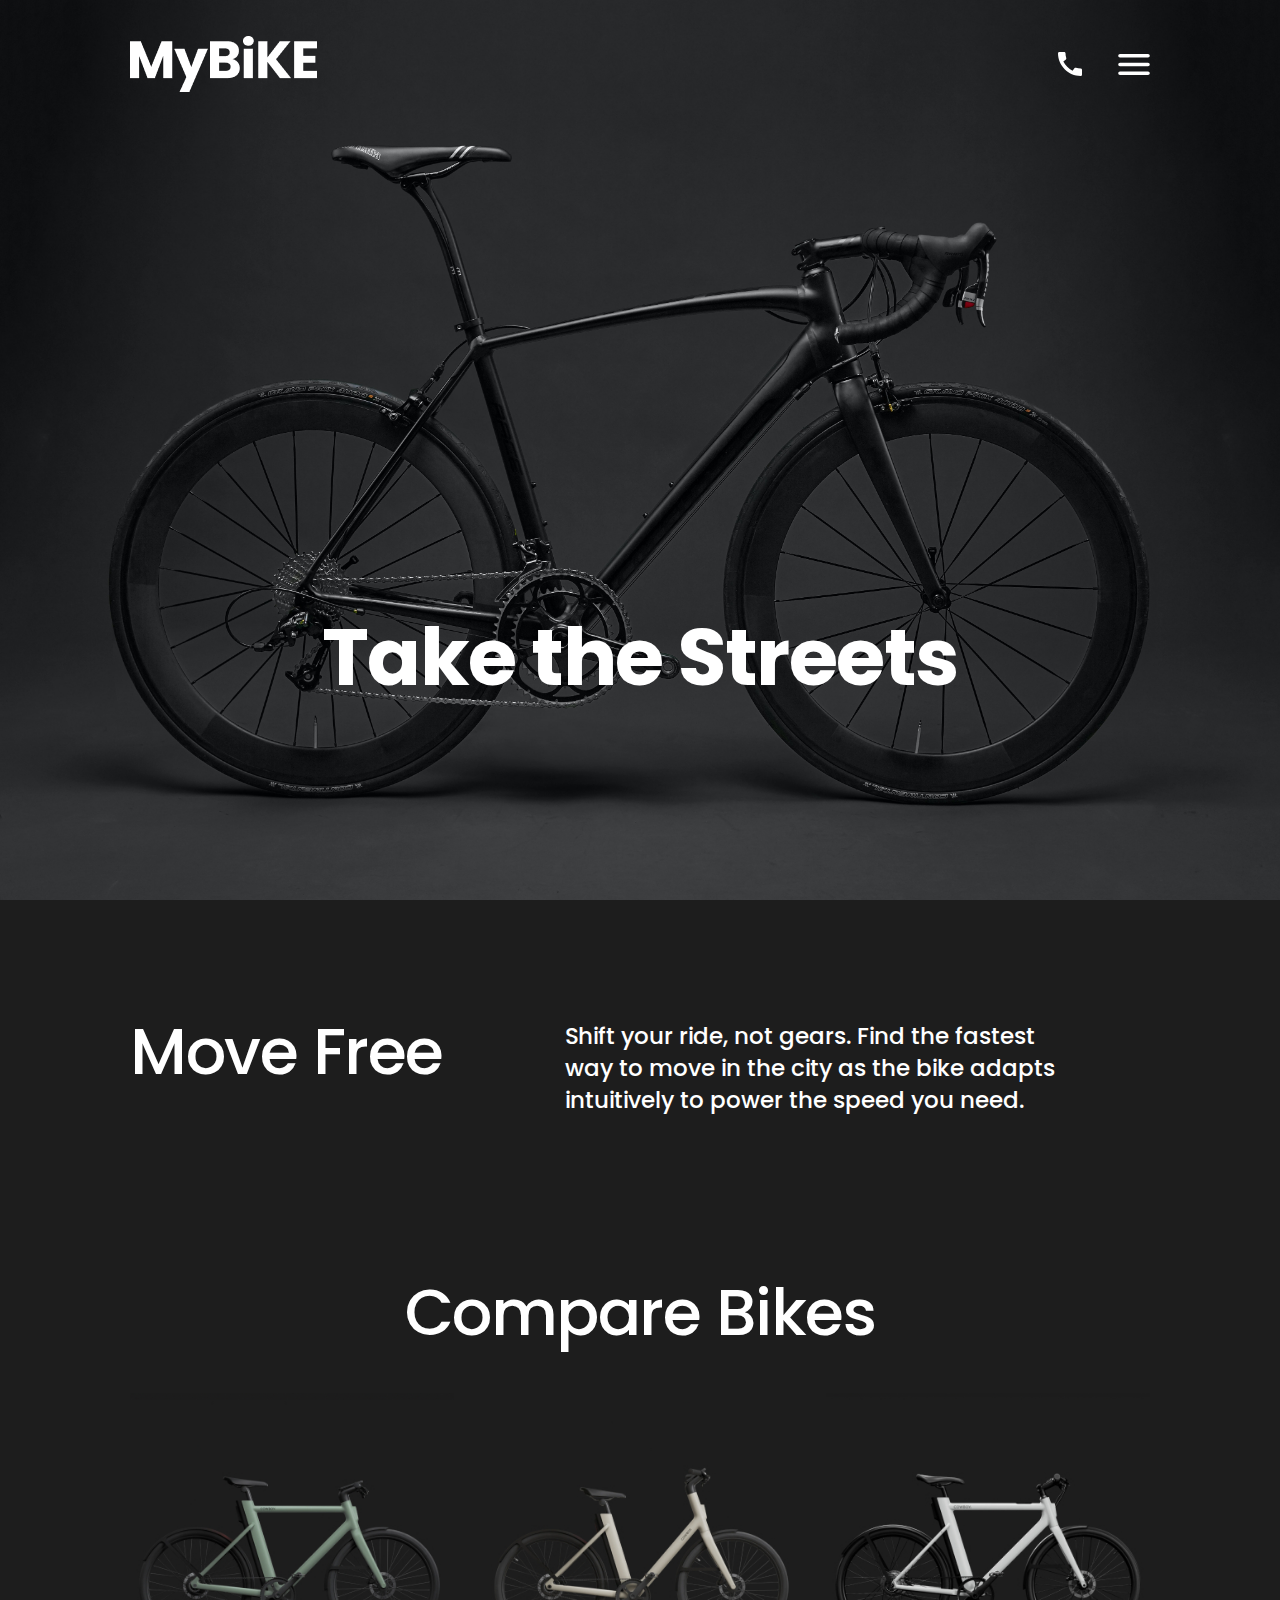
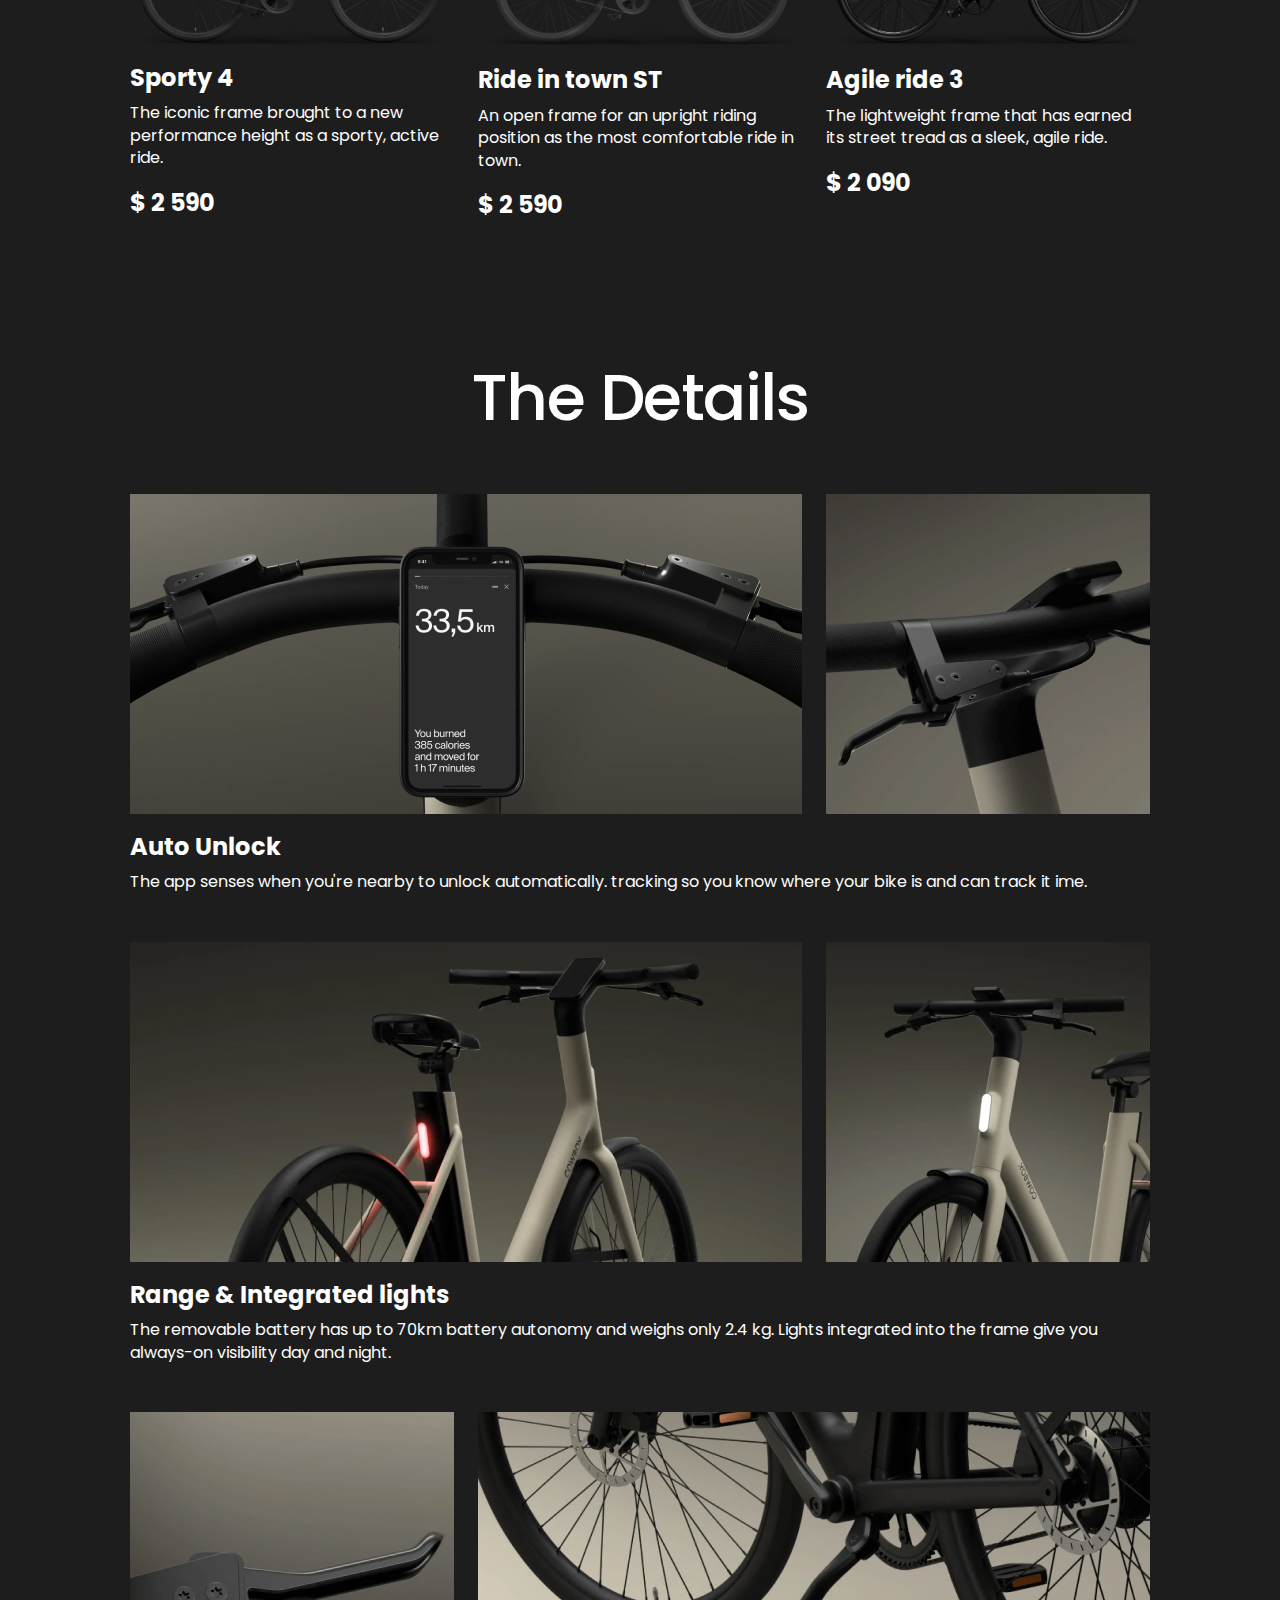
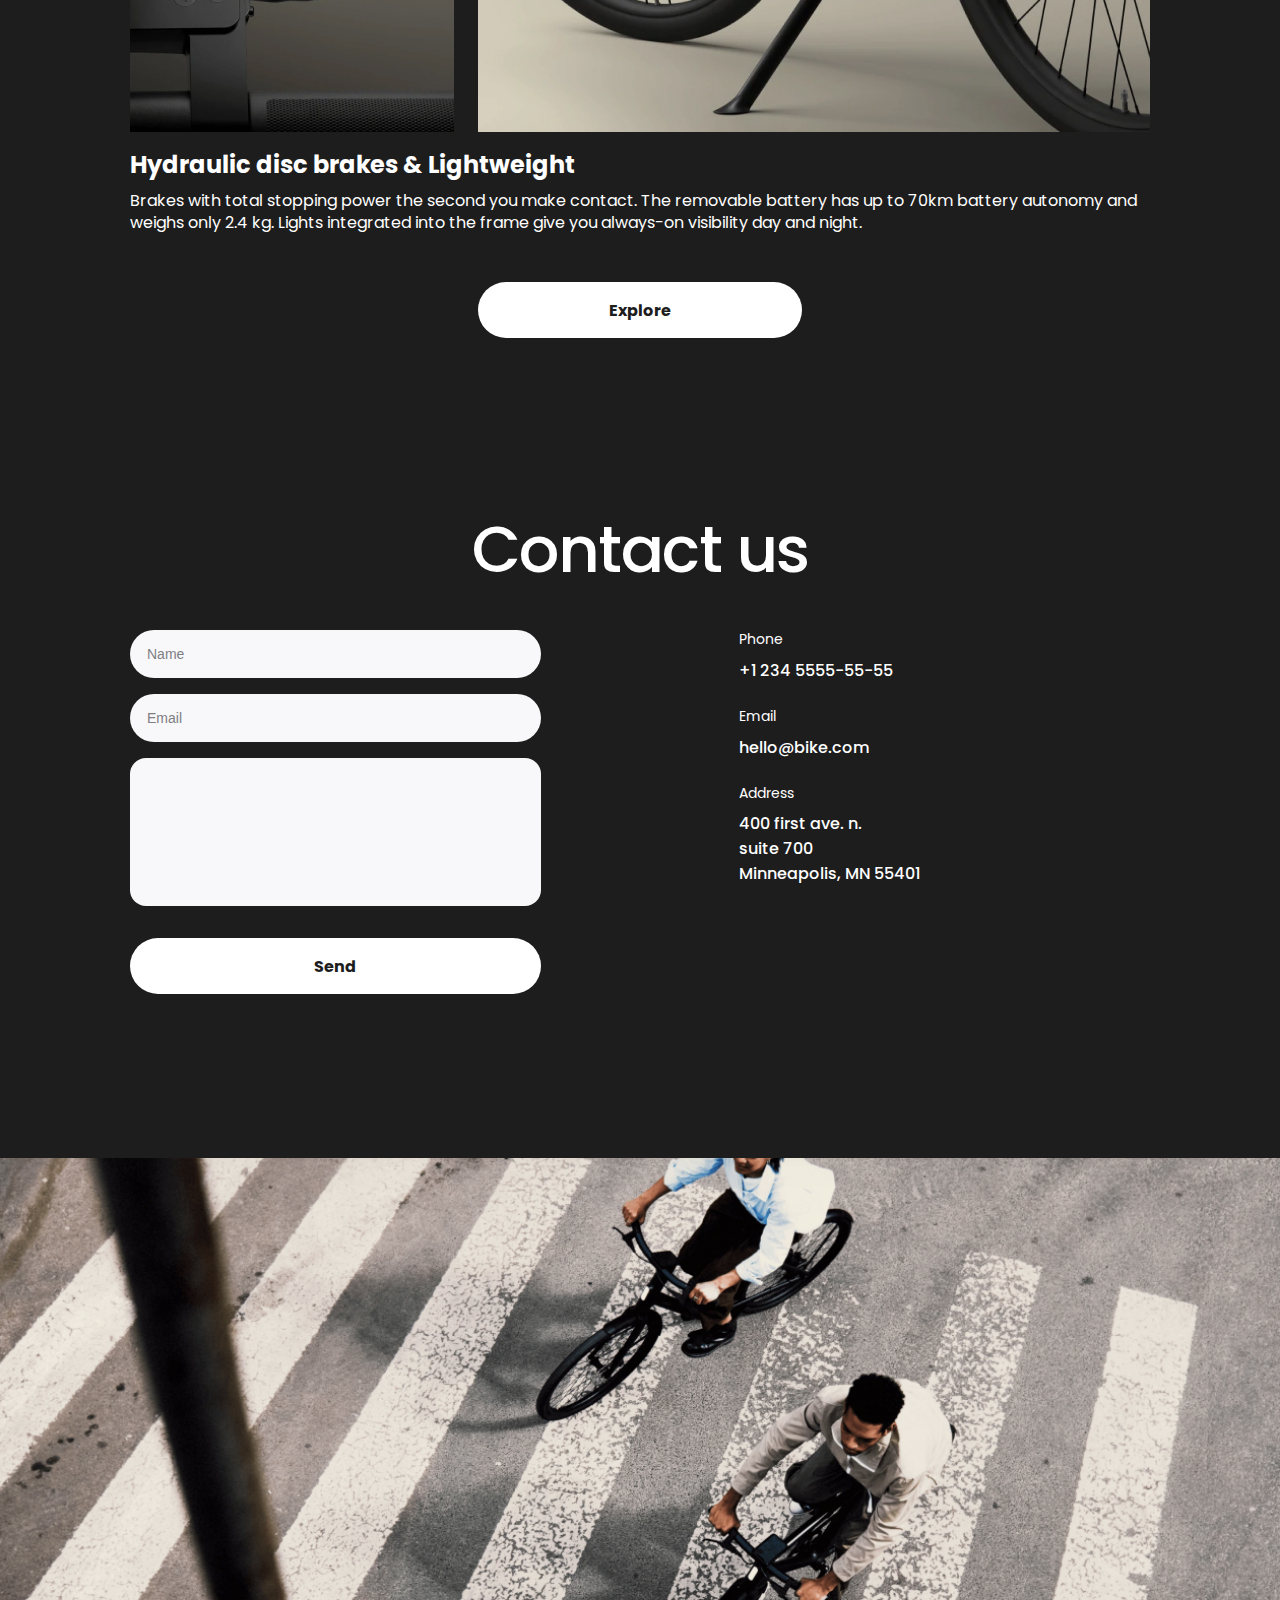
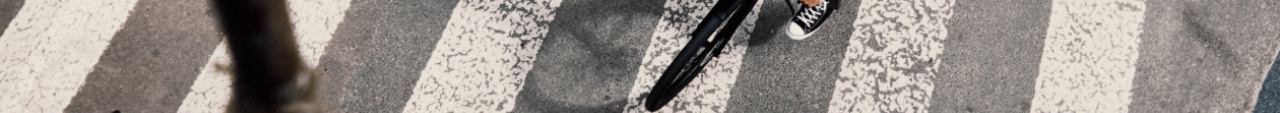
<file: index.html>
<!DOCTYPE html><html lang="en" class="page"><head><meta charset="UTF-8"><meta name="viewport" content="width=device-width, initial-scale=1.0"><title>BIKE</title><link rel="icon" href="favicon.0ba02501.svg"><link rel="preconnect" href="https://fonts.googleapis.com"><link rel="preconnect" href="https://fonts.gstatic.com"><link href="https://fonts.googleapis.com/css2?family=Poppins:wght@400;500;600;700&display=swap" rel="stylesheet"><link rel="stylesheet" href="main.30a1937c.css"><script type="text/javascript" src="main.b2b0b56a.js"></script></head><body class="page__body"> <header class="header"> <div class="container"> <div class="header__content"> <div class="header__top"> <a href="#" class="header__logo"> <img src="MyBiKE-white.cad963ab.png" alt="bike" class="header__logo--image"> </a> <div class="header__top--icons"> <a href="tel:+1 234 5555-55-55" class="icon icon--phone"> <div class="icon__tooltip">+1 234 5555-55-55</div> </a> <a href="#menu" class="icon icon--menu"></a> </div> </div> <h1 class="header__title">Take the Streets</h1> </div> </div> </header> <nav class="menu page__menu" id="menu"> <div class="container"> <div class="menu__content"> <div class="menu__top"> <a href="#" class="menu__logo"> <img src="MyBiKE-black.cb2ba020.png" alt="bike" class="menu__logo--image"> </a> <div class="menu__top--icons"> <a href="#" class="icon icon--cross"></a> </div> </div> <ul class="menu__list"> <li class="menu__item"> <a href="#home" class="menu__link">Home</a> </li> <li class="menu__item"> <a href="#aboutUs" class="menu__link">About Us</a> </li> <li class="menu__item"> <a href="#compareBikes" class="menu__link">Compare Bikes</a> </li> <li class="menu__item"> <a href="#details" class="menu__link">Details</a> </li> <li class="menu__item"> <a href="#contacts" class="menu__link">Contacts</a> </li> </ul> <a href="tel:+1 234 5555-55-55" class="menu__call"> +1 234 5555-55-55 </a> <a href="#" class="menu__link--action"> Book a test ride </a> </div> </div> </nav> <main> <div class="page__section about" id="aboutUs"> <div class="container"> <section class="about__content"> <h2 class="about__title"> Move Free </h2> <div class="about__description"> Shift your ride, not gears. Find the fastest way to move in the city as the bike adapts intuitively to power the speed you need. </div> </section> </div> </div> <div class="page__section page__section--compare compare" id="compareBikes"> <div class="container"> <section class="compare__content"> <h2 class="compare__title"> Compare Bikes </h2> <div class="compares__item grid grid--tablet grid--desktop"> <div class="grid__item grid__item--tablet-2-5 grid__item--desktop-1-4"> <div class="compare__image-container"> <img src="Sporty4.eb250c1e.jpg" alt="Sporty 4" class="compare__image"> </div> <h3 class="compare__name"> Sporty 4 </h3> <p class="compare__description"> The iconic frame brought to a new performance height as a sporty, active ride. </p> <p class="compare__price"> $ 2 590 </p> </div> <div class="grid__item grid__item--tablet-2-5 grid__item--desktop-5-8"> <div class="compare__image-conteiner"> <img src="Ride-in-town-ST.121e3f3f.jpg" alt="Ride in town ST" class="compare__image"> </div> <h3 class="compare__name"> Ride in town ST </h3> <p class="compare__description"> An open frame for an upright riding position as the most comfortable ride in town. </p> <p class="compare__price"> $ 2 590 </p> </div> <div class="grid__item grid__item--tablet-2-5 grid__item--desktop-9-12"> <div class="compare__image-conteiner"> <img src="Agile-ride-3.a25d1b4d.jpg" alt=" Agile ride 3" class="compare__image"> </div> <h3 class="compare__name"> Agile ride 3 </h3> <p class="compare__description"> The lightweight frame that has earned its street tread as a sleek, agile ride. </p> <p class="compare__price"> $ 2 090 </p> </div> </div> </section> </div> </div> <div class="page__section page__section--details details" id="details"> <div class="container"> <h2 class="details__title"> The Details </h2> <div class="details__detail detail"> <div class="grid"> <div class="detail__item grid__item grid__item--tablet-1-4 grid__item--desktop-1-8"> <div class="detail__photo-container"> <img src="1.d6a34988.jpg" alt="details 1" class="detail__photo"> </div> </div> <div class="detail__item grid__item grid__item--tablet-5-6 grid__item--desktop-9-12"> <div class="detail__photo-container"> <img src="2.8859c2d2.jpg" alt="details 2" class="detail__photo"> </div> </div> </div> <div class="detail__description"> <h3 class="details__name"> Auto Unlock </h3> <p class="details__text"> The app senses when you're nearby to unlock automatically. tracking so you know where your bike is and can track it ime. </p> </div> </div> <div class="details__detail detail"> <div class="grid"> <div class="grid__item--tablet-1-4 grid__item--desktop-1-8"> <div class="detail__photo-container"> <img src="3.9537575a.jpg" alt="details 3" class="detail__photo"> </div> </div> <div class="grid__item--tablet-5-6 grid__item--desktop-9-12"> <div class="detail__photo-container"> <img src="4.6b46881c.jpg" alt="details 4" class="detail__photo"> </div> </div> </div> <div class="detail__description"> <h3 class="details__name"> Range & Integrated lights </h3> <p class="details__text"> The removable battery has up to 70km battery autonomy and weighs only 2.4 kg. Lights integrated into the frame give you always-on visibility day and night. </p> </div> </div> <div class="details__detail detail"> <div class="grid"> <div class="grid__item--tablet-1-2 grid__item--desktop-1-4"> <div class="detail__photo-container"> <img src="5.d371de70.jpg" alt="details 5" class="detail__photo"> </div> </div> <div class="grid__item--tablet-3-6 grid__item--desktop-5-12"> <div class="detail__photo-container"> <img src="6.1e80a6b1.jpg" alt="details 6" class="detail__photo"> </div> </div> </div> <div class="detail__description"> <h3 class="details__name"> Hydraulic disc brakes & Lightweight </h3> <p class="details__text"> Brakes with total stopping power the second you make contact. The removable battery has up to 70km battery autonomy and weighs only 2.4 kg. Lights integrated into the frame give you always-on visibility day and night. </p> </div> </div> <div class="grid grid--tablet"> <div class="grid__item grid__item--tablet-2-5 grid__item--desktop-5-8"> <a href="#" class="button">Explore</a> </div> </div> </div> </div> <div class="page__section page__section--contacts contacts" id="contacts"> <div class="container"> <h2 class="contacts__title">Contact us</h2> <div class="grid grid--tablet"> <div class="contacts__item grid__item grid__item--tablet-1-3 grid__item--desktop-1-5"> <form action="#"> <input class="contacts__field form-field" type="text" name="name" placeholder="Name"> <input class="contacts__field form-field" type="text" name="email" placeholder="Email"> <textarea class="contacts__field contacts__field--last form-field form-field--textarea" placeholder="Message">
                </textarea> </form> <a href="#" class="button">Send</a> </div> <div class="grid__item grid__item--tablet-4-6 grid__item--desktop-8-12"> <div class="contacts__info"> <div class="contacts__info-title"> Phone </div> <a href="tel:+1 234 5555-55-55" class="contacts__info-link"> +1 234 5555-55-55 </a> </div> <div class="contacts__info"> <div class="contacts__info-title"> Email </div> <a href="emailto:hello@bike.com" class="contacts__info-link"> hello@bike.com </a> </div> <div class="contacts__info contact__info--last"> <div class="contacts__info-title"> Address </div> <a href="https://goo.gl/maps/Qo43SsX71j7HAQxMA" class="contacts__info-link"> 400 first ave. n. <br> suite 700 <br> Minneapolis, MN 55401 </a> </div> </div> </div> </div> </div> </main> <footer class="footer"> </footer> </body></html>
</file>
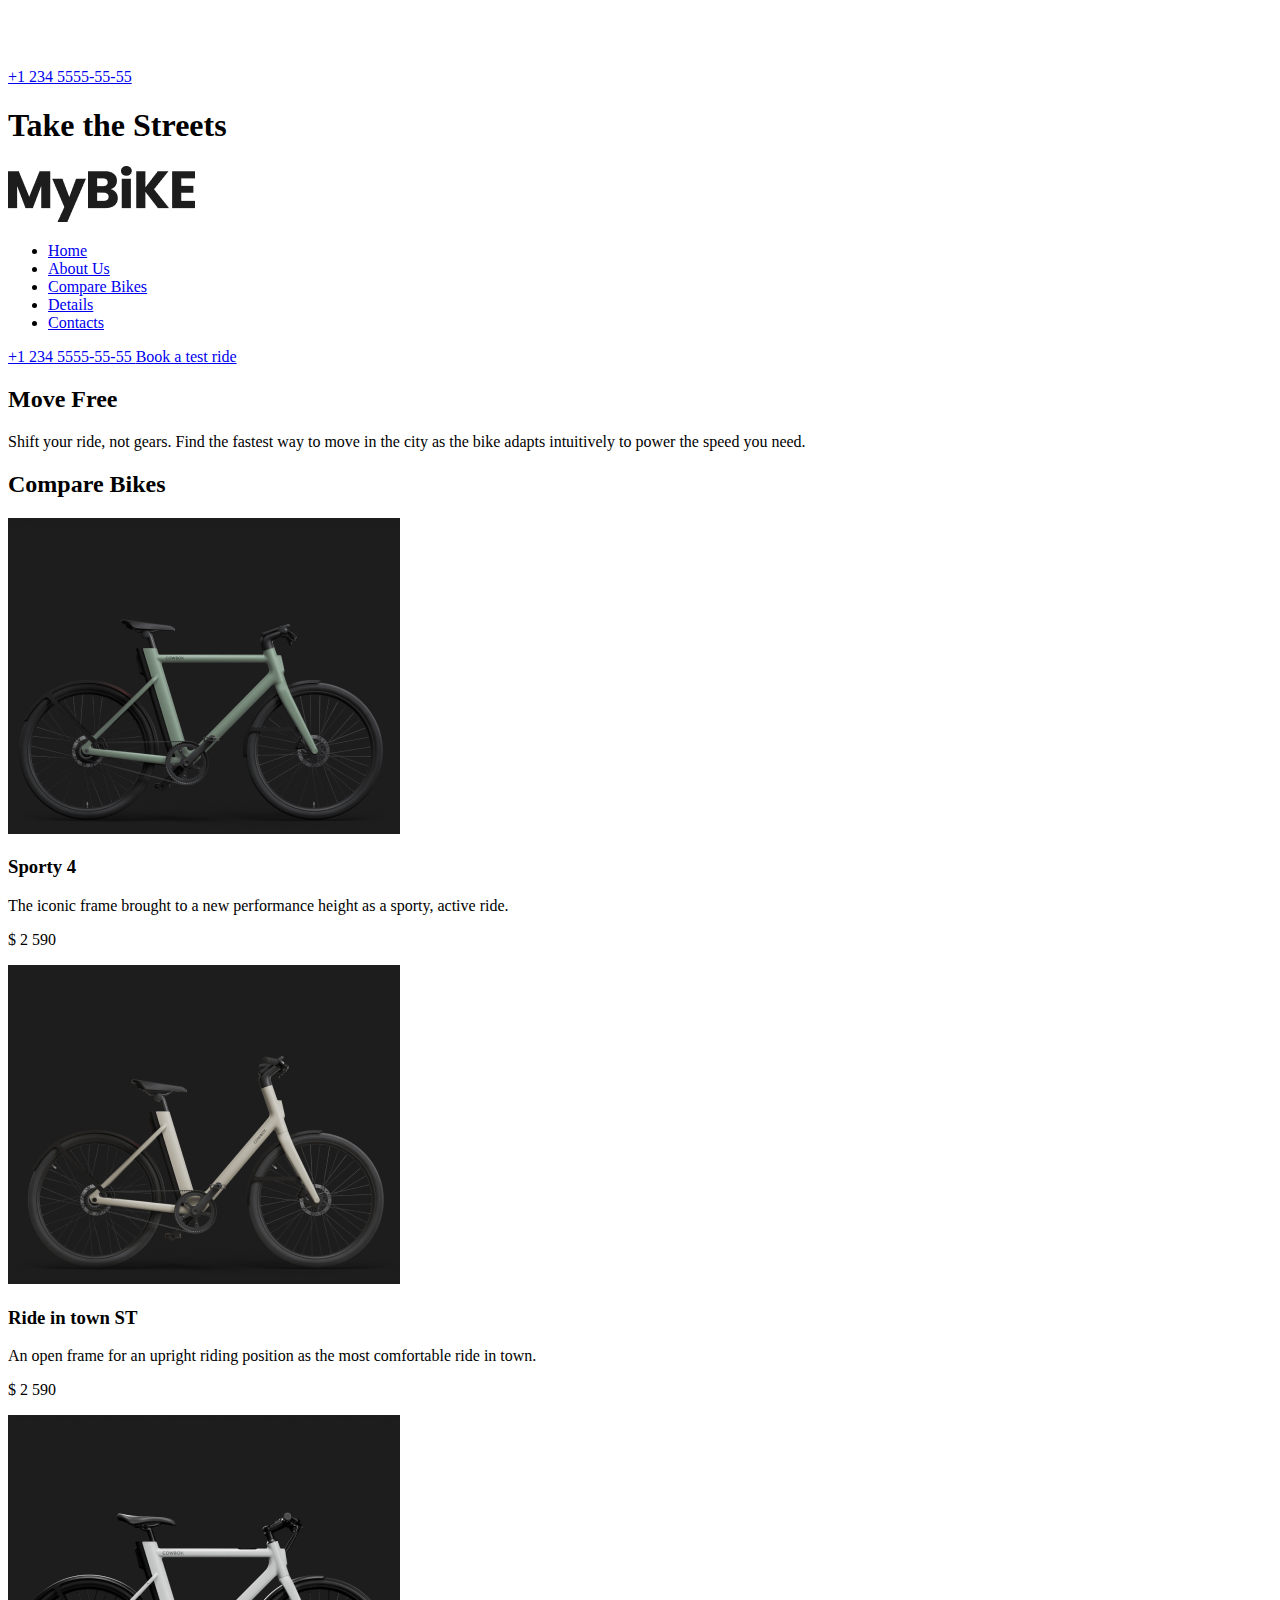
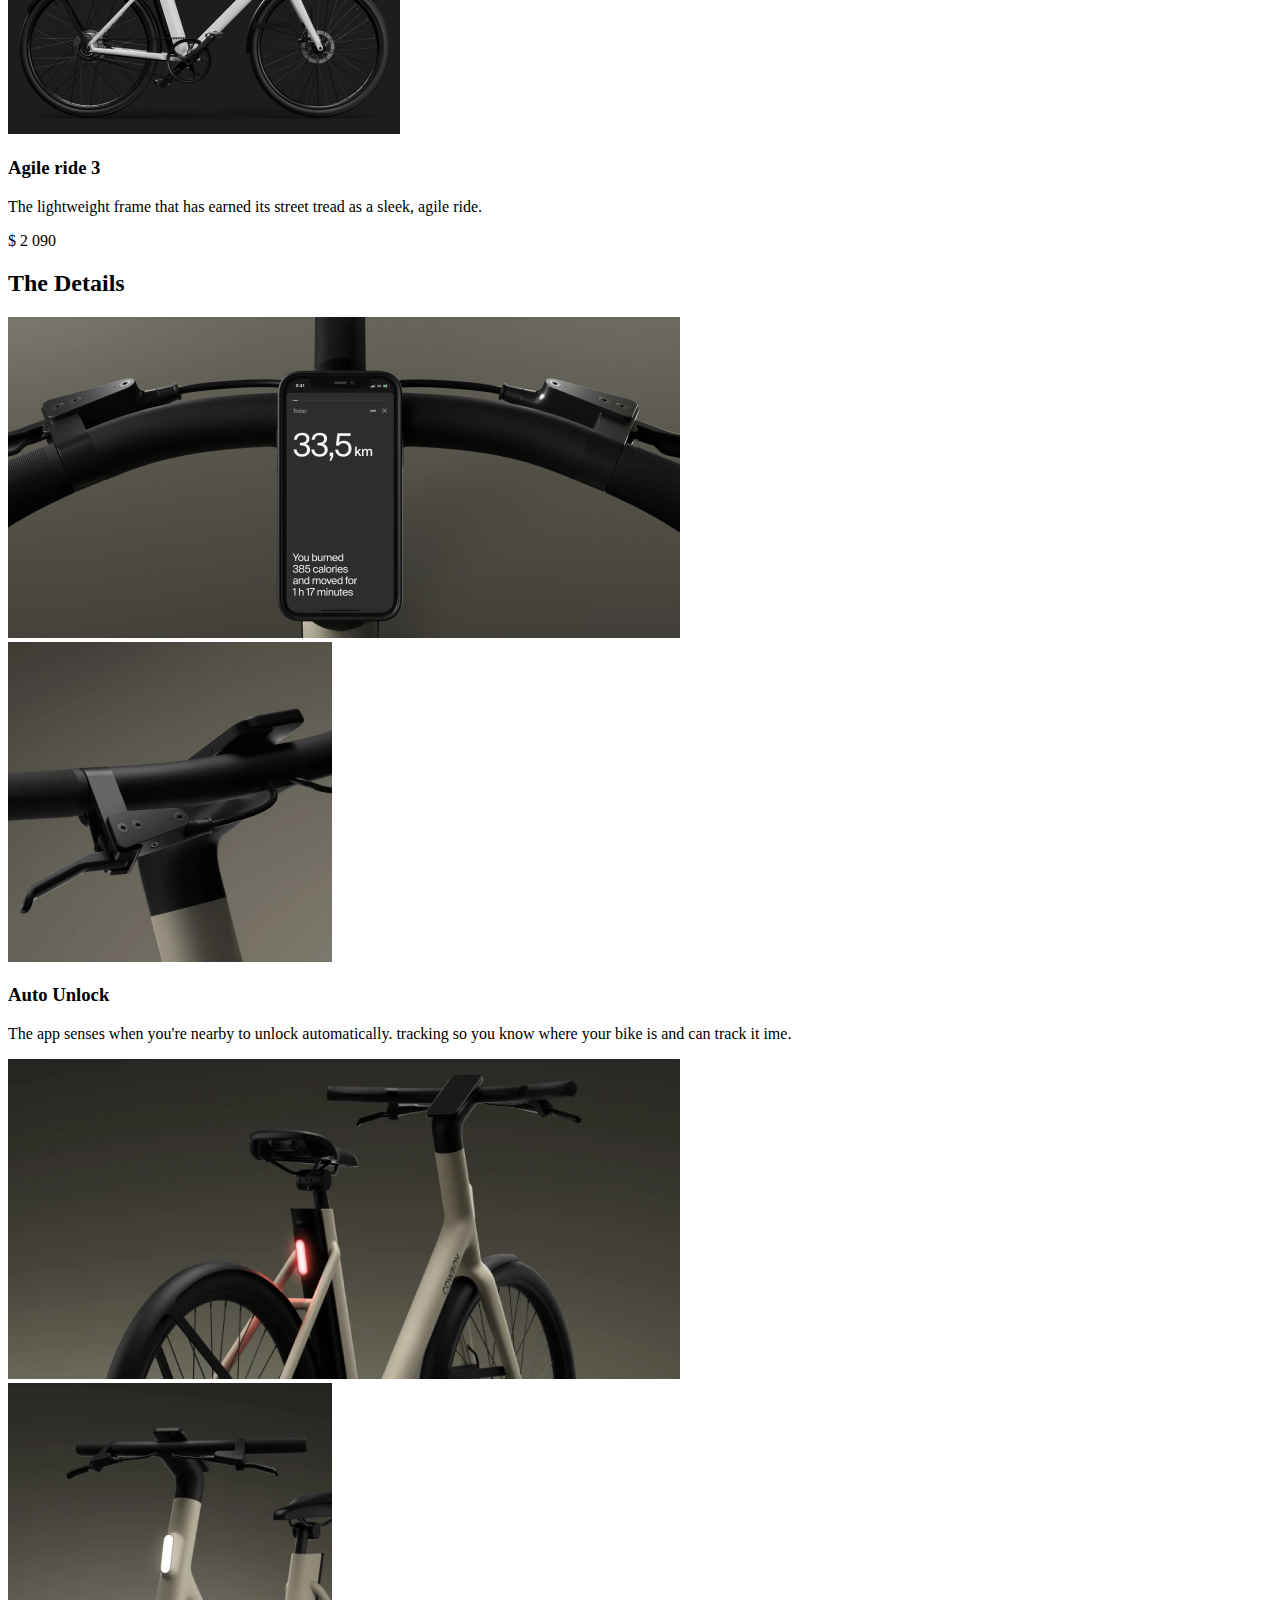
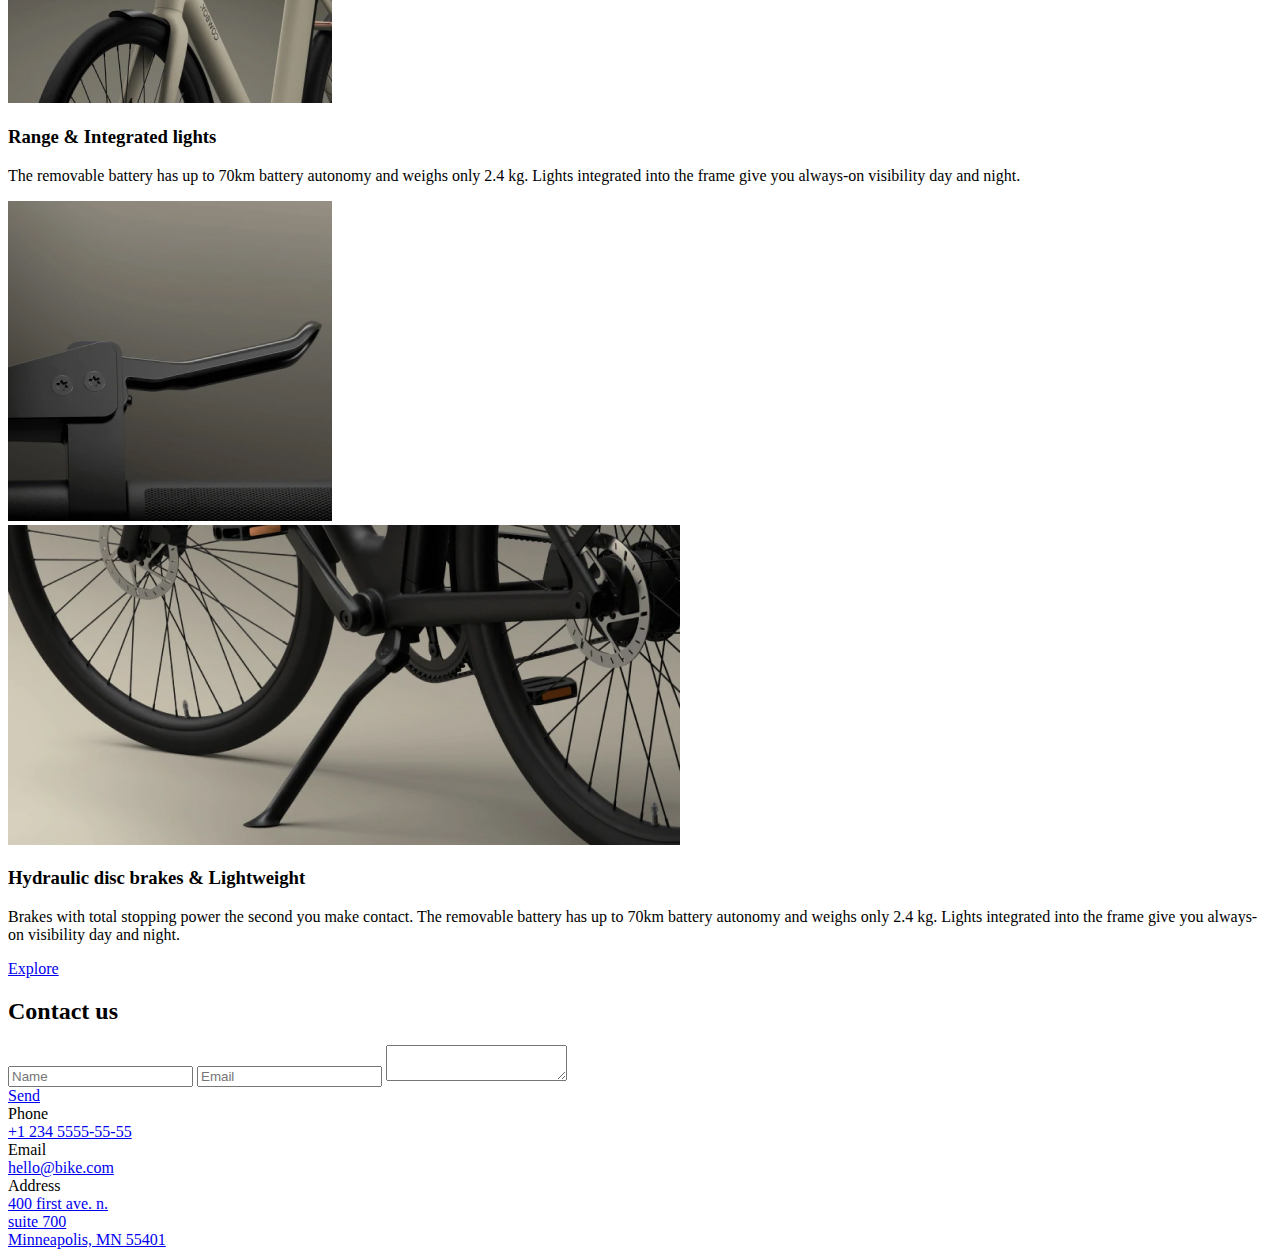
<file: src/index.html>
<!DOCTYPE html>
<html lang="en" class="page">
  <head>
    <meta charset="UTF-8">
    <meta name="viewport" content="width=device-width, initial-scale=1.0">
    <title>BIKE</title>
    <link rel="icon" href="./images/favicon.svg">
    <link rel="preconnect" href="https://fonts.googleapis.com">
    <link rel="preconnect" href="https://fonts.gstatic.com">
    <link href="https://fonts.googleapis.com/css2?family=Poppins:wght@400;500;600;700&display=swap" rel="stylesheet">
    <link rel="stylesheet" href="./styles/main.scss">
    <script type="text/javascript" src="scripts/main.js"></script>
  </head>
  <body class="page__body">
    <header class="header">
      <div class="container">

        <div class="header__content">
          <div class="header__top">
            <a href="#" class="header__logo">
              <img 
                src="./images/MyBiKE-white.png" 
                alt="bike" 
                class="header__logo--image"
              >
            </a>
            <div class="header__top--icons">
              <a 
                href="tel:+1 234 5555-55-55" 
                class="icon icon--phone"
              >
                <div class="icon__tooltip">+1 234 5555-55-55</div>
              </a>
              <a href="#menu" class="icon icon--menu"></a>
            </div>
          </div>
          <h1 class="header__title">Take the Streets</h1>
        </div>

      </div>
    </header>

    <nav class="menu page__menu" id="menu">
      <div class="container">

        <div class="menu__content">
          <div class="menu__top">
            <a href="#" class="menu__logo">
              <img 
                src="./images/MyBiKE-black.png" 
                alt="bike" 
                class="menu__logo--image"
              >
            </a>
            <div class="menu__top--icons">
              <a href="#" class="icon icon--cross"></a>
            </div>
          </div>

          <ul class="menu__list">
            <li class="menu__item">
              <a href="#home" class="menu__link">Home</a>
            </li>
            <li class="menu__item">
              <a href="#aboutUs" class="menu__link">About Us</a>
            </li>
            <li class="menu__item">
              <a href="#compareBikes" class="menu__link">Compare Bikes</a>
            </li>
            <li class="menu__item">
              <a href="#details" class="menu__link">Details</a>
            </li>
            <li class="menu__item">
              <a href="#contacts" class="menu__link">Contacts</a>
            </li>
          </ul>

          <a 
            href="tel:+1 234 5555-55-55" 
            class="menu__call"
          >
            +1 234 5555-55-55
          </a>
          <a 
            href="#" 
            class="menu__link--action"
            >
              Book a test ride
          </a>
        </div>
      </div>
    </nav>

    <main>
      <div class="page__section about" id="aboutUs">
        <div class="container">
          <section class="about__content">
            <h2 class="about__title">
              Move Free
            </h2>
            <div class="about__description">
              Shift your ride, not gears. Find the fastest way to move in the city as the bike adapts intuitively to power the speed you need.
            </div>
          </section>
        </div>
      </div>

      <div class="page__section page__section--compare compare" id="compareBikes">
        <div class="container">
          <section class="compare__content">
            <h2 class="compare__title">
              Compare Bikes
            </h2>

            <div class="compares__item grid grid--tablet grid--desktop">

              <div class="
                grid__item 
                grid__item--tablet-2-5 
                grid__item--desktop-1-4"
              >
                <div class="compare__image-container">
                  <img 
                    src="./images/bike/Sporty4.jpg" 
                    alt="Sporty 4"
                    class="compare__image"
                    >
                </div>
                <h3 class="compare__name">
                  Sporty 4
                </h3>
                <p class="compare__description">
                  The iconic frame brought to a new performance height as a sporty, active ride.
                </p>
                <p class="compare__price">
                  $ 2 590
                </p>
              </div>

              <div class="
                grid__item 
                grid__item--tablet-2-5 
                grid__item--desktop-5-8">
                <div class="compare__image-conteiner">
                  <img 
                    src="./images/bike/Ride-in-town-ST.jpg" 
                    alt="Ride in town ST"
                    class="compare__image"
                    >
                </div>
                <h3 class="compare__name">
                  Ride in town ST
                </h3>
                <p class="compare__description">
                  An open frame for an upright riding position as the most comfortable ride in town.
                </p>
                <p class="compare__price">
                  $ 2 590
                </p>
              </div>

              <div class="
                grid__item 
                grid__item--tablet-2-5 
                grid__item--desktop-9-12"
              >
                <div class="compare__image-conteiner">
                  <img 
                    src="./images/bike/Agile-ride-3.jpg" 
                    alt=" Agile ride 3"
                    class="compare__image"
                    >
                </div>
                <h3 class="compare__name">
                  Agile ride 3
                </h3>
                <p class="compare__description">
                  The lightweight frame that has earned its street tread as a sleek, agile ride.
                </p>
                <p class="compare__price">
                  $ 2 090
                </p>
              </div>

            </div>

          </section>
        </div>
      </div>

      <div class="page__section page__section--details details" id="details">
        <div class="container">
          <h2 class="details__title">
            The Details
          </h2>
          
          <div class="details__detail detail">
            <div class="grid">

              <div class="
                detail__item 
                grid__item 
                grid__item--tablet-1-4 
                grid__item--desktop-1-8"
              >
                <div class="detail__photo-container">
                  <img 
                    src="./images/details/1.jpg" 
                    alt="details 1"
                    class="detail__photo"
                    >
                </div>
              </div>

              <div class="
                detail__item 
                grid__item 
                grid__item--tablet-5-6 
                grid__item--desktop-9-12"
              >
                <div class="detail__photo-container">
                  <img 
                    src="./images/details/2.jpg" 
                    alt="details 2"
                    class="detail__photo"
                    >
                </div>
              </div>
            </div>

            <div class="detail__description">
              <h3 class="details__name">
                Auto Unlock
              </h3>
              <p class="details__text">
                The app senses when you're nearby to unlock automatically. tracking so you know where your bike is and can track it ime.
              </p>
            </div>
          </div>

          <div class="details__detail detail">
            <div class="grid">

              <div class="
                grid__item--tablet-1-4 
                grid__item--desktop-1-8"
              >
                <div class="detail__photo-container">
                  <img 
                    src="./images/details/3.jpg" 
                    alt="details 3"
                    class="detail__photo"
                    >
                </div>
              </div>

              <div class="
                grid__item--tablet-5-6 
                grid__item--desktop-9-12"
              >
                <div class="detail__photo-container">
                  <img 
                    src="./images/details/4.jpg" 
                    alt="details 4"
                    class="detail__photo"
                    >
                </div>
              </div>
            </div>

            <div class="detail__description">
              <h3 class="details__name">
                Range & Integrated lights
              </h3>
              <p class="details__text">
                The removable battery has up to 70km battery autonomy and weighs only 2.4 kg. Lights integrated into the frame give you always-on visibility day and night.
              </p>
            </div>
          </div>

          <div class="details__detail detail">
            <div class="grid">

              <div class="
                grid__item--tablet-1-2 
                grid__item--desktop-1-4"
              >
                <div class="detail__photo-container">
                  <img 
                    src="./images/details/5.jpg" 
                    alt="details 5"
                    class="detail__photo"
                    >
                </div>
              </div>

              <div class="
                grid__item--tablet-3-6 
                grid__item--desktop-5-12"
              >
                <div class="detail__photo-container">
                  <img 
                    src="./images/details/6.jpg" 
                    alt="details 6"
                    class="detail__photo"
                    >
                </div>
              </div>
            </div>

            <div class="detail__description">
              <h3 class="details__name">
                Hydraulic disc brakes & Lightweight
              </h3>
              <p class="details__text">
                Brakes with total stopping power the second you make contact. The removable battery has up to 70km battery autonomy and weighs only 2.4 kg. Lights integrated into the frame give you always-on visibility day and night.
              </p>
            </div>
          </div>

          <div class="grid grid--tablet">
            <div class="
              grid__item
              grid__item--tablet-2-5
              grid__item--desktop-5-8"
            >
              <a href="#" class="button">Explore</a>
            </div>
          </div>
        </div>
      </div>
      <div class="
        page__section 
        page__section--contacts 
        contacts" 
        id="contacts">
        <div class="container">
          <h2 class="contacts__title">Contact us</h2>

          <div class="grid grid--tablet">
            <div class="
              contacts__item 
              grid__item 
              grid__item--tablet-1-3
              grid__item--desktop-1-5"
            >
              <form action="#">
                <input 
                class="contacts__field form-field"
                  type="text"
                  name="name" 
                  placeholder="Name"
                >
                <input 
                class="contacts__field form-field"
                  type="text"
                  name="email" 
                  placeholder="Email"
                >
                <textarea class="
                  contacts__field 
                  contacts__field--last 
                  form-field 
                  form-field--textarea"
                  placeholder="Message"
                >
                </textarea>
              </form>
              <a href="#" class="button">Send</a>
            </div>
              
            <div class="
              grid__item
              grid__item--tablet-4-6
              grid__item--desktop-8-12"
            >
              <div class="contacts__info">
                <div class="contacts__info-title">
                  Phone
                </div>
                <a 
                  href="tel:+1 234 5555-55-55" 
                  class="contacts__info-link"
                >
                  +1 234 5555-55-55
                </a>
              </div>
              <div class="contacts__info">
                <div class="contacts__info-title">
                  Email
                </div>
                <a 
                  href="emailto:hello@bike.com" 
                  class="contacts__info-link"
                >
                  hello@bike.com
                </a>
              </div>

              <div class="contacts__info contact__info--last">
                <div class="contacts__info-title">
                  Address
                </div>
                <a 
                  href="https://goo.gl/maps/Qo43SsX71j7HAQxMA" 
                  class="contacts__info-link"
                >
                400 first ave. n. 
                  <br>
                suite 700 
                  <br>
                Minneapolis, MN 55401
                </a>
              </div>
            </div>
          </div>
        </div>
      </div>
    </main>
    <footer class="footer">
    </footer>
  </body>
</html>
</file>
<file: main.30a1937c.css>
.menu__link{font-weight:600;font-size:22px;line-height:22px;letter-spacing:2px;color:#1d1d1d;text-transform:uppercase;text-decoration:none}.compare__description,.details__text{font-weight:400;font-size:16px;line-height:140%;color:#fff}.button{font-weight:700;font-size:16px;line-height:27px;color:#1d1d1d;text-decoration:none}.compare__name,.compare__price,.details__name{font-weight:700;font-size:24px;line-height:140%;color:#fff}.about__title,.compare__title,.contacts__title,.details__title{font-weight:500;font-size:32px;line-height:100%;letter-spacing:-1.5px;color:#fff}@media (min-width:744px){.about__title,.compare__title,.contacts__title,.details__title{font-size:48px}}@media (min-width:1020px){.about__title,.compare__title,.contacts__title,.details__title{font-size:64px}}body,div,h1,h2,h3,li,p,ul{margin:0;padding:0;border:0}.page{font-family:Poppins,sans-serif}.page--with-menu{overflow:hidden}.page__section--contacts{padding-bottom:120px}@media (min-width:744px){.page__section--contacts{padding-bottom:102px}}@media (min-width:1020px){.page__section--contacts{padding-bottom:164px}}.page__section--details{padding-bottom:80px}@media (min-width:744px){.page__section--details{padding-bottom:120px}}@media (min-width:1020px){.page__section--details{padding-bottom:180px}}.page__section--compare{padding-bottom:92px}@media (min-width:744px){.page__section--compare{padding-bottom:120px}}@media (min-width:1020px){.page__section--compare{padding-bottom:144px}}.page__menu{position:fixed;top:0;left:0;right:0;transform:translateX(-100%);transition:transform .3s}.page__menu:target{transform:translate(0)}.page__section{background-color:#1d1d1d}.grid{display:grid;grid-template-columns:repeat(2,1fr);column-gap:24px}@media (min-width:744px){.grid{grid-template-columns:repeat(6,1fr);column-gap:24px}}@media (min-width:1020px){.grid{grid-template-columns:repeat(12,1fr);column-gap:24px}}.grid--tablet{display:block}@media (min-width:744px){.grid--tablet{display:grid}}.grid--desktop{display:block}@media (min-width:1020px){.grid--desktop{display:grid}}@media (min-width:744px){.grid__item--tablet-1-1{grid-column:1/2}}@media (min-width:744px){.grid__item--tablet-1-2{grid-column:1/3}}@media (min-width:744px){.grid__item--tablet-1-3{grid-column:1/4}}@media (min-width:744px){.grid__item--tablet-1-4{grid-column:1/5}}@media (min-width:744px){.grid__item--tablet-1-5{grid-column:1/6}}@media (min-width:744px){.grid__item--tablet-1-6{grid-column:1/7}}@media (min-width:744px){.grid__item--tablet-2-2{grid-column:2/3}}@media (min-width:744px){.grid__item--tablet-2-3{grid-column:2/4}}@media (min-width:744px){.grid__item--tablet-2-4{grid-column:2/5}}@media (min-width:744px){.grid__item--tablet-2-5{grid-column:2/6}}@media (min-width:744px){.grid__item--tablet-2-6{grid-column:2/7}}@media (min-width:744px){.grid__item--tablet-3-3{grid-column:3/4}}@media (min-width:744px){.grid__item--tablet-3-4{grid-column:3/5}}@media (min-width:744px){.grid__item--tablet-3-5{grid-column:3/6}}@media (min-width:744px){.grid__item--tablet-3-6{grid-column:3/7}}@media (min-width:744px){.grid__item--tablet-4-4{grid-column:4/5}}@media (min-width:744px){.grid__item--tablet-4-5{grid-column:4/6}}@media (min-width:744px){.grid__item--tablet-4-6{grid-column:4/7}}@media (min-width:744px){.grid__item--tablet-5-5{grid-column:5/6}}@media (min-width:744px){.grid__item--tablet-5-6{grid-column:5/7}}@media (min-width:744px){.grid__item--tablet-6-6{grid-column:6/7}}@media (min-width:1020px){.grid__item--desktop-1-1{grid-column:1/2}}@media (min-width:1020px){.grid__item--desktop-1-2{grid-column:1/3}}@media (min-width:1020px){.grid__item--desktop-1-3{grid-column:1/4}}@media (min-width:1020px){.grid__item--desktop-1-4{grid-column:1/5}}@media (min-width:1020px){.grid__item--desktop-1-5{grid-column:1/6}}@media (min-width:1020px){.grid__item--desktop-1-6{grid-column:1/7}}@media (min-width:1020px){.grid__item--desktop-1-7{grid-column:1/8}}@media (min-width:1020px){.grid__item--desktop-1-8{grid-column:1/9}}@media (min-width:1020px){.grid__item--desktop-1-9{grid-column:1/10}}@media (min-width:1020px){.grid__item--desktop-1-10{grid-column:1/11}}@media (min-width:1020px){.grid__item--desktop-1-11{grid-column:1/12}}@media (min-width:1020px){.grid__item--desktop-1-12{grid-column:1/13}}@media (min-width:1020px){.grid__item--desktop-2-2{grid-column:2/3}}@media (min-width:1020px){.grid__item--desktop-2-3{grid-column:2/4}}@media (min-width:1020px){.grid__item--desktop-2-4{grid-column:2/5}}@media (min-width:1020px){.grid__item--desktop-2-5{grid-column:2/6}}@media (min-width:1020px){.grid__item--desktop-2-6{grid-column:2/7}}@media (min-width:1020px){.grid__item--desktop-2-7{grid-column:2/8}}@media (min-width:1020px){.grid__item--desktop-2-8{grid-column:2/9}}@media (min-width:1020px){.grid__item--desktop-2-9{grid-column:2/10}}@media (min-width:1020px){.grid__item--desktop-2-10{grid-column:2/11}}@media (min-width:1020px){.grid__item--desktop-2-11{grid-column:2/12}}@media (min-width:1020px){.grid__item--desktop-2-12{grid-column:2/13}}@media (min-width:1020px){.grid__item--desktop-3-3{grid-column:3/4}}@media (min-width:1020px){.grid__item--desktop-3-4{grid-column:3/5}}@media (min-width:1020px){.grid__item--desktop-3-5{grid-column:3/6}}@media (min-width:1020px){.grid__item--desktop-3-6{grid-column:3/7}}@media (min-width:1020px){.grid__item--desktop-3-7{grid-column:3/8}}@media (min-width:1020px){.grid__item--desktop-3-8{grid-column:3/9}}@media (min-width:1020px){.grid__item--desktop-3-9{grid-column:3/10}}@media (min-width:1020px){.grid__item--desktop-3-10{grid-column:3/11}}@media (min-width:1020px){.grid__item--desktop-3-11{grid-column:3/12}}@media (min-width:1020px){.grid__item--desktop-3-12{grid-column:3/13}}@media (min-width:1020px){.grid__item--desktop-4-4{grid-column:4/5}}@media (min-width:1020px){.grid__item--desktop-4-5{grid-column:4/6}}@media (min-width:1020px){.grid__item--desktop-4-6{grid-column:4/7}}@media (min-width:1020px){.grid__item--desktop-4-7{grid-column:4/8}}@media (min-width:1020px){.grid__item--desktop-4-8{grid-column:4/9}}@media (min-width:1020px){.grid__item--desktop-4-9{grid-column:4/10}}@media (min-width:1020px){.grid__item--desktop-4-10{grid-column:4/11}}@media (min-width:1020px){.grid__item--desktop-4-11{grid-column:4/12}}@media (min-width:1020px){.grid__item--desktop-4-12{grid-column:4/13}}@media (min-width:1020px){.grid__item--desktop-5-5{grid-column:5/6}}@media (min-width:1020px){.grid__item--desktop-5-6{grid-column:5/7}}@media (min-width:1020px){.grid__item--desktop-5-7{grid-column:5/8}}@media (min-width:1020px){.grid__item--desktop-5-8{grid-column:5/9}}@media (min-width:1020px){.grid__item--desktop-5-9{grid-column:5/10}}@media (min-width:1020px){.grid__item--desktop-5-10{grid-column:5/11}}@media (min-width:1020px){.grid__item--desktop-5-11{grid-column:5/12}}@media (min-width:1020px){.grid__item--desktop-5-12{grid-column:5/13}}@media (min-width:1020px){.grid__item--desktop-6-6{grid-column:6/7}}@media (min-width:1020px){.grid__item--desktop-6-7{grid-column:6/8}}@media (min-width:1020px){.grid__item--desktop-6-8{grid-column:6/9}}@media (min-width:1020px){.grid__item--desktop-6-9{grid-column:6/10}}@media (min-width:1020px){.grid__item--desktop-6-10{grid-column:6/11}}@media (min-width:1020px){.grid__item--desktop-6-11{grid-column:6/12}}@media (min-width:1020px){.grid__item--desktop-6-12{grid-column:6/13}}@media (min-width:1020px){.grid__item--desktop-7-7{grid-column:7/8}}@media (min-width:1020px){.grid__item--desktop-7-8{grid-column:7/9}}@media (min-width:1020px){.grid__item--desktop-7-9{grid-column:7/10}}@media (min-width:1020px){.grid__item--desktop-7-10{grid-column:7/11}}@media (min-width:1020px){.grid__item--desktop-7-11{grid-column:7/12}}@media (min-width:1020px){.grid__item--desktop-7-12{grid-column:7/13}}@media (min-width:1020px){.grid__item--desktop-8-8{grid-column:8/9}}@media (min-width:1020px){.grid__item--desktop-8-9{grid-column:8/10}}@media (min-width:1020px){.grid__item--desktop-8-10{grid-column:8/11}}@media (min-width:1020px){.grid__item--desktop-8-11{grid-column:8/12}}@media (min-width:1020px){.grid__item--desktop-8-12{grid-column:8/13}}@media (min-width:1020px){.grid__item--desktop-9-9{grid-column:9/10}}@media (min-width:1020px){.grid__item--desktop-9-10{grid-column:9/11}}@media (min-width:1020px){.grid__item--desktop-9-11{grid-column:9/12}}@media (min-width:1020px){.grid__item--desktop-9-12{grid-column:9/13}}@media (min-width:1020px){.grid__item--desktop-10-10{grid-column:10/11}}@media (min-width:1020px){.grid__item--desktop-10-11{grid-column:10/12}}@media (min-width:1020px){.grid__item--desktop-10-12{grid-column:10/13}}@media (min-width:1020px){.grid__item--desktop-11-11{grid-column:11/12}}@media (min-width:1020px){.grid__item--desktop-11-12{grid-column:11/13}}@media (min-width:1020px){.grid__item--desktop-12-12{grid-column:12/13}}.container{margin:0 auto;max-width:1020px;padding:0 15px}@media (min-width:744px){.container{padding:0 40px}}.header{background-image:url(background-bike.43169ee4.jpg);background-size:cover;background-position:100%;background-repeat:no-repeat}.header__content{display:flex;flex-direction:column;height:100vh;justify-content:space-between;padding-bottom:88px;box-sizing:border-box}@media (min-width:744px){.header__content{padding-bottom:130px}}@media (min-width:1020px){.header__content{padding-bottom:203px}}.header__top{display:flex;justify-content:space-between;align-items:center;padding-top:29px}.header__top--icons{display:flex}@media (min-width:744px){.header__top{padding-top:32px}}@media (min-width:1020px){.header__top{padding-top:36px}}.header__logo{display:flex}.header__logo--image{height:38px}@media (min-width:744px){.header__logo--image{height:56px}}@media (min-width:1020px){.header__logo--image{height:56px}}.header__title{text-align:center;font-weight:700;font-size:36px;line-height:100%;letter-spacing:-1.5px;color:#fff}@media (min-width:744px){.header__title{font-size:64px}}@media (min-width:1020px){.header__title{font-size:80px}}.icon{position:relative;display:block;width:24px;height:24px;background-size:contain;background-position:50%;background-repeat:no-repeat}.icon__tooltip{position:absolute;top:50%;right:100%;width:max-content;font-weight:700;font-size:12px;line-height:16px;text-align:right;letter-spacing:2px;text-transform:uppercase;color:#fff;pointer-events:none;opacity:0;transform:translate(-8px,-50%);transition:all .3s}.icon:hover .icon__tooltip{opacity:1;pointer-events:all}@media (min-width:744px){.icon{width:32px;height:24px}}.icon--phone{background-image:url(phone.4f85b3fa.svg);margin-right:24px}@media (min-width:744px){.icon--phone{margin-right:32px}}.icon--menu{background-image:url(burger.bd0518fa.svg)}.icon--menu:hover{background-image:url(burger-hover.421ab23d.svg)}.icon--cross{background-image:url(cross.766ae7cc.svg)}.menu{background-color:#e5e5e5}.menu__content{display:flex;flex-direction:column;height:100vh;padding-bottom:88px;box-sizing:border-box}@media (min-width:744px){.menu__content{padding-bottom:130px}}@media (min-width:1020px){.menu__content{padding-bottom:203px}}.menu__top{justify-content:space-between;align-items:center;padding-top:29px;margin-bottom:44px}.menu__top,.menu__top--icons{display:flex}@media (min-width:744px){.menu__top{padding-top:32px}}@media (min-width:1020px){.menu__top{padding-top:36px;margin-bottom:48px}}.menu__logo{display:flex}.menu__logo--image{height:38px}@media (min-width:1020px){.menu__logo--image{height:56px}}.menu__list{margin:0;padding:0;list-style:none}.menu__item{margin-bottom:32px}.menu__item:last-child{margin-bottom:40px}.menu__link{border-bottom:1px solid transparent;transition:border-bottom .3s}.menu__link:hover{border-bottom:1px solid #1d1d1d}.menu__link--action{border-bottom:1px solid #1d1d1d;width:max-content}.menu__call,.menu__link--action{font-weight:600;font-size:16px;line-height:27px;color:#1d1d1d;text-decoration:none}.menu__call{margin-bottom:16px}.about{padding:60px 0 92px}@media (min-width:744px){.about{padding:120px 0 132px}}@media (min-width:1020px){.about{padding:120px 0 164px}}@media (min-width:744px){.about__content{display:grid;grid-template-columns:repeat(6,1fr);justify-content:center;column-gap:24px}}@media (min-width:1020px){.about__content{display:grid;grid-template-columns:repeat(12,1fr);column-gap:24px}}.about__title{margin-bottom:32px}@media (min-width:744px){.about__title{grid-column:1/4;margin-bottom:0}}@media (min-width:1020px){.about__title{grid-column:1/6;margin-bottom:0}}.about__description{font-weight:500;font-size:23px;line-height:140%;color:#fff}@media (min-width:744px){.about__description{grid-column:4/7}}@media (min-width:1020px){.about__description{grid-column:6/12}}.compares{padding-bottom:92px}.compares__item{margin-bottom:40px}.compares__item:last-child{margin-bottom:0}@media (min-width:744px){.compares__item{margin-bottom:0}}@media (min-width:1020px){.compares{margin-bottom:0}}.compare__content{display:grid;justify-content:center}.compare__title{margin-bottom:48px;text-align:center}.compare__image{width:100%}.compare__name{margin-bottom:8px}.compare__description{margin-bottom:16px}.details__detail{margin-bottom:48px}.details__detail:last-child{margin-bottom:0}.details__title{margin-bottom:48px;text-align:center}.details__title:last-child{margin-bottom:0}@media (min-width:744px){.details__title{margin-bottom:64px}}.details__name{margin-bottom:8px}.detail__photo-container{position:relative;width:100%;max-height:320px;overflow:hidden;margin-bottom:16px}.detail__photo-container:after{content:"";display:block;padding-bottom:100%}@media (min-width:744px){.detail__photo-container{padding-bottom:0;height:187px;height:321px}}.detail__photo{position:absolute;width:100%;height:100%;object-fit:cover;object-position:center}.contacts__title{text-align:center;margin-bottom:48px}.contacts__info{margin:0 0 24px}.contacts__info--last{margin-bottom:32px}.contacts__info-title{font-weight:400;font-size:14px;line-height:140%;color:#fff;margin-bottom:8px}.contacts__info-link{font-weight:500;font-size:16px;line-height:140%;text-decoration:none;color:#fff}.contacts__field{margin:0 0 16px}.contacts__field--last{margin-bottom:32px}.contacts__item{margin-bottom:48px}@media (min-width:744px){.contacts__item{margin-bottom:0}}@media (min-width:1020px){.contacts__item{margin-bottom:0}}.form-field{display:block;width:100%;height:48px;padding-left:16px;font-weight:400;font-size:14px;line-height:20px;color:#292929;background:#f8f8fa;border-radius:40px;border:1px solid transparent;box-sizing:border-box}.form-field::placeholder{font-weight:400;font-size:14px;line-height:20px;color:#7e7e83}.form-field:hover{border:1px solid #d5d7de}.form-field:hover::placeholder{color:#292929}.form-field:focus{color:#292929;outline:none}.form-field--textarea{padding-top:14px;font-family:inherit;height:148px;resize:none;border-radius:16px}.button{display:flex;justify-content:center;align-items:center;width:100%;height:56px;cursor:pointer;transition:all .3s;border-color:#fff;background:#fff;border-radius:40px}.button:hover{box-shadow:1px 4px 16px rgba(232,232,240,.4)}.button:active{box-shadow:1px 4px 16px rgba(232,232,240,.64)}.footer{background-image:url(footer.1f1c0635.jpg);background-size:cover;background-position:100%;background-repeat:no-repeat;height:200px}@media (min-width:744px){.footer{height:480px}}@media (min-width:1020px){.footer{height:555px}}
/*# sourceMappingURL=main.30a1937c.css.map */
</file>
